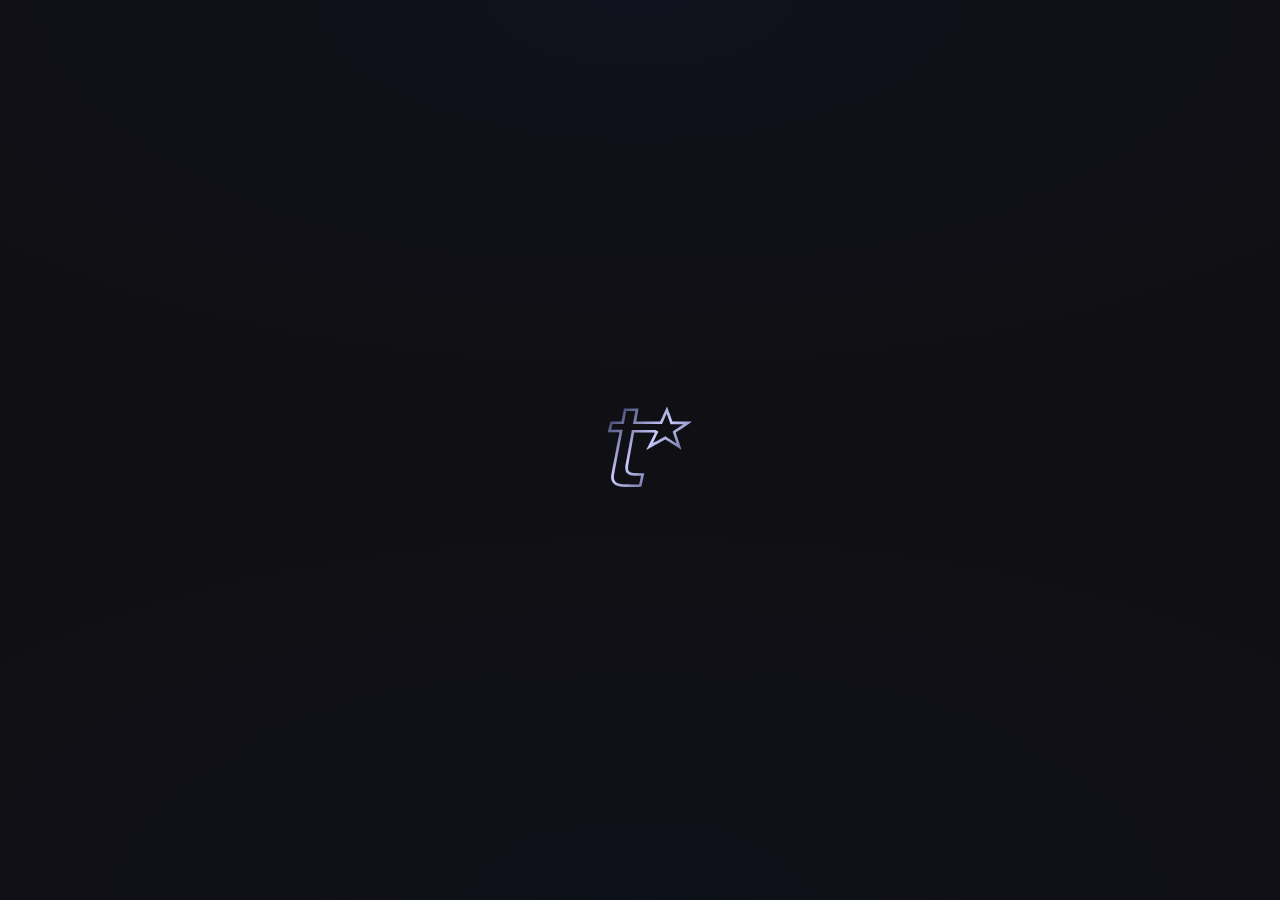
<file: index.html>
<!DOCTYPE html>
<html lang="en">
<head>
  <meta charset="UTF-8">
  <meta name="viewport" content="width=device-width, initial-scale=1.0">
  <meta name="theme-color" content="#101014">
  <meta name="description" content="A personal photography collection featuring images from a variety of games, captured from different angles, perspectives and compositions.">

  <title>TRACKSTARGALLERY</title>

  <link rel="stylesheet" href="style.css">
  <script src="script.js" defer></script>
</head>

<body>

<!-- Loading screen -->
<div id="loading-screen" aria-label="Loading website">
  <div class="loading-logo" role="img" aria-label="Trackstar Gallery"></div>
</div>

  <!-- Main homepage -->
  <main id="home">

    <!-- Home button/logo -->
    <a href="#home" id="home-logo" aria-label="Return to homepage">
     <img src="trackstar-nonhollow.svg" alt="Trackstar">
    </a>

    <!-- Cinematic random slideshow -->
    <section id="hero" aria-label="Featured game photography">
      <div id="hero-slideshow" aria-live="off"></div>
    </section>

    <!-- UTC clock and date -->
    <aside id="utc-clock" aria-label="Current Coordinated Universal Time">

      
    <!-- Title cover visibility toggle -->
    <button
      id="cover-visibility-toggle"
      type="button"
      aria-label="Show game title cover"
      aria-pressed="false"
      title="Show game title cover"
      >
      <!-- Crossed-out eye: default OFF state -->
      <svg class="eye-icon eye-icon-off" viewBox="0 0 24 24" fill="none" aria-hidden="true">
        <path d="M3 3L21 21" />
        <path d="M10.6 10.7a2 2 0 0 0 2.7 2.7" />
        <path d="M9.9 5.2A11.8 11.8 0 0 1 12 5c5.2 0 8.6 4.8 9.5 6.5a1 1 0 0 1 0 1c-.4.7-1.2 1.8-2.5 2.9" />
        <path d="M6.2 6.3C3.9 7.6 2.6 9.8 2.5 10.9a1 1 0 0 0 0 1C3.4 13.6 6.8 18.5 12 18.5c1.3 0 2.5-.3 3.5-.8" />
      </svg>

      <!-- Open eye: cover ON state -->
      <svg class="eye-icon eye-icon-on" viewBox="0 0 24 24" fill="none" aria-hidden="true">
        <path d="M2.5 12s3.4-6.5 9.5-6.5 9.5 6.5 9.5 6.5-3.4 6.5-9.5 6.5S2.5 12 2.5 12Z" />
        <circle cx="12" cy="12" r="2.7" />
      </svg>
    </button>

      <!-- Game cover: hidden by default -->
      <div id="game-cover" hidden>
        <img
          id="game-cover-image"
          src="title-covers/WolvTitle.jpg"
          alt="MARVEL'S Wolverine"
        >
      </div>

      <time id="utc-time" datetime="">00:00:00</time>
      <time id="utc-date" datetime="">LOADING DATE</time>
      <span class="utc-label">UTC</span>
    </aside>

  </main>

  <!-- Navigation button -->
  <button
    id="menu-toggle"
    type="button"
    aria-label="Open navigation menu"
    aria-expanded="false"
    aria-controls="navigation-overlay"
  >
    <span></span>
    <span></span>
    <span></span>
  </button>

  <!-- Split-screen navigation -->
  <nav
    id="navigation-overlay"
    aria-label="Main navigation"
    aria-hidden="true"
    inert
  >

  <div id="flashlight" aria-hidden="true"></div>

    <!-- Left side: bakcground -->
    <div class="navigation-image-panel" aria-hidden="true">
    <img
    class="navigation-image-logo"
    src="trackstar-nonhollow.svg"
    alt=""
    >
    </div>

    <!-- Right side: navigation content -->
    <div class="navigation-panel">

      <!-- Website identity -->
      <div class="navigation-brand">
      <div class="navigation-logo-flashlight"></div>
        <a href="#home" class="navigation-brand-logo" aria-label="Return to homepage">
          <img src="trackstar.svg" alt="Trackstar">
        </a>
        <span class="navigation-brand-divider"></span>
        <span class="navigation-brand-name">TRACKSTAR GALLERY</span>
      </div>

      <!-- Scrollable navigation links -->
      <div class="navigation-menu-scroll">
        <div class="navigation-links">
          <a href="#home" data-page="home" class="is-active">HOME</a>
          <a href="#about" data-page="about">ABOUT ME</a>
          <a href="THEARCHIVES/">THE ARCHIVES</a> <!-- Collection of images browsed manually by the user-->
          <a href="#bpmode" data-page="bpmode">BIG PICTURE MODE</a>  <!-- collection of the BEST images around 5 images per game viewed fullscreen automatically -->
          <a href="#worlds" data-page="worlds">WORLDS REMEMBERED</a>  <!-- Games that felt alive and its world just gave me the ick to capture that moment (explaining it) -->
          <a href="#unusual" data-page="unusual">UNUSUAL ENCOUNTERS</a> <!-- rare moments that i was able to capture that i will probably never take again (and explaining how i did it or how it came to be) -->
          <a href="#git" data-page="git">GET IN TOUCH</a> <!-- contacts -->
        </div>
      </div>

      <!-- Language selector placeholder -->
      <div class="navigation-footer">
        <span class="language-globe" aria-hidden="true">
          <svg viewBox="0 0 24 24" fill="none">
            <circle cx="12" cy="12" r="9"></circle>
            <path d="M3 12h18M12 3c2.5 2.5 3.5 5.5 3.5 9S14.5 18.5 12 21M12 3c-2.5 2.5-3.5 5.5-3.5 9S9.5 18.5 12 21"></path>
          </svg>
        </span>
        <span class="language-name">English</span>
        <span class="language-arrow" aria-hidden="true"></span>
      </div>

    </div>
  </nav>

</body>
</html>
</file>
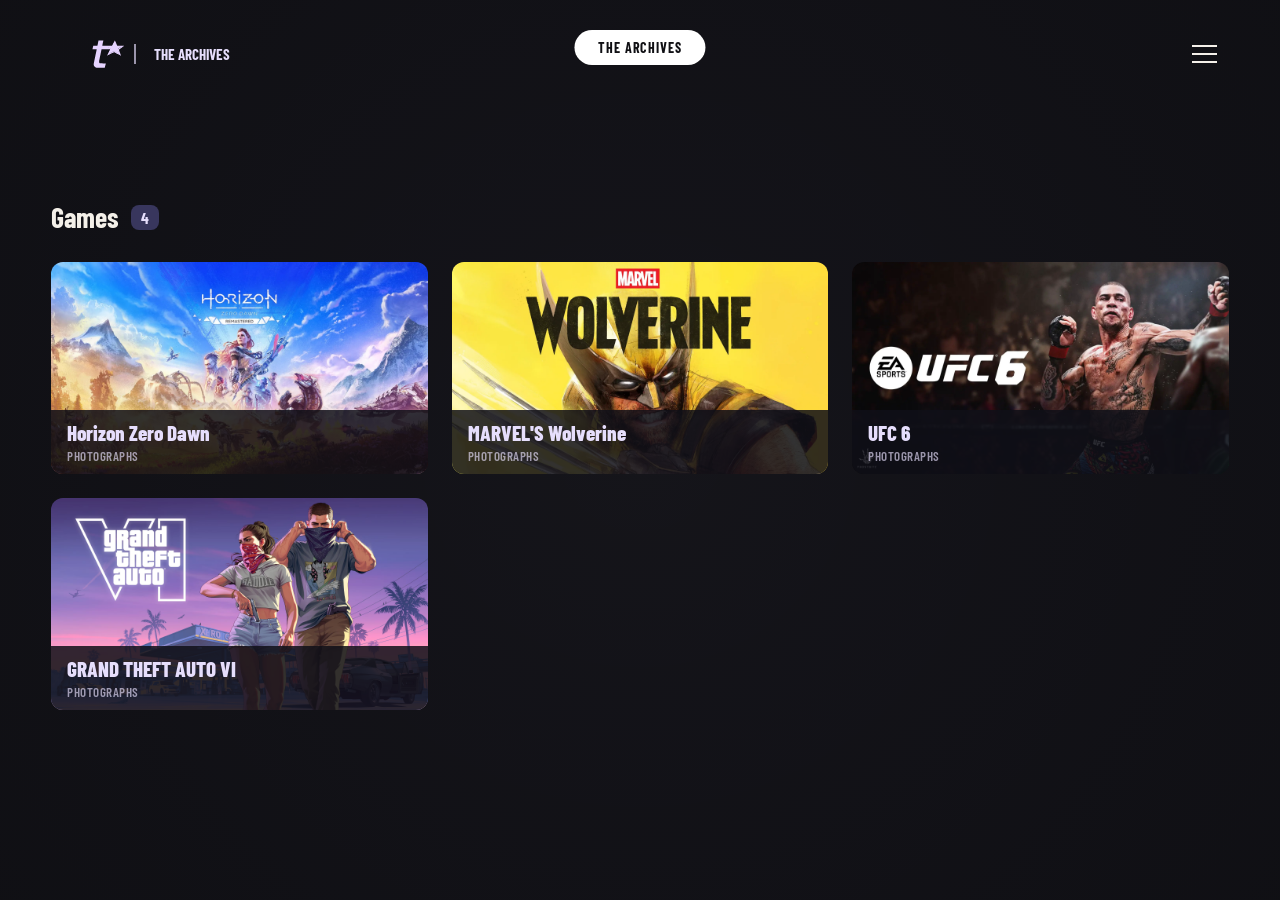
<file: THEARCHIVES/index.html>
<!DOCTYPE html>
<html lang="en">
<head>
  <meta charset="UTF-8">
  <meta name="viewport" content="width=device-width, initial-scale=1.0">
  <meta name="theme-color" content="#101014">

  <title>THE ARCHIVES | TRACKSTAR GALLERY</title>

  <link rel="stylesheet" href="style.css">
  <script src="script.js" defer></script>
</head>

<body>

  <div class="archives-mouse-light"></div>

  <!-- Archives header -->
  <header class="archives-header">

    <a href="../" class="archives-logo" aria-label="Return to homepage">
     <img src="../trackstar-nonhollow.svg" alt="Trackstar">
     <span class="archives-logo-flashlight"></span>
    </a>

    <span class="archives-divider"></span>

    <span class="archives-title">THE ARCHIVES</span>

  </header>

  <!-- Archives page selector -->
  <nav class="archives-selector">
    <span class="archives-selector-active">THE ARCHIVES</span>
  </nav>

  <!-- Game collection -->
<section class="archives-games">

  <div class="archives-section-heading">
    <h2>Games</h2>
    <span>4</span>
  </div>

  <div class="archives-game-grid">

    <a href="HorizonZeroDawn/" class="archives-game-card">
      <div class="archives-game-image">
        <img src="title-headers/HorizonHeader.jpg" alt="Horizon Zero Dawn">
      </div>
      <div class="archives-game-info">
        <h3>Horizon Zero Dawn</h3>
        <span>PHOTOGRAPHS</span>
      </div>
    </a>

    <a href="#" class="archives-game-card">
      <div class="archives-game-image">
        <img src="title-headers/WolvHeader.webp" alt="MARVEL'S Wolverine">
      </div>
      <div class="archives-game-info">
        <h3>MARVEL'S Wolverine</h3>
        <span>PHOTOGRAPHS</span>
      </div>
    </a>

    <a href="#" class="archives-game-card">
      <div class="archives-game-image">
        <img src="title-headers/ufcHeader.webp" alt="UFC 6">
      </div>
      <div class="archives-game-info">
        <h3>UFC 6</h3>
        <span>PHOTOGRAPHS</span>
      </div>
    </a>

    <a href="#" class="archives-game-card">
      <div class="archives-game-image">
        <img src="title-headers/GTAVIHeader.avif" alt="GRAND THEFT AUTO VI">
      </div>
      <div class="archives-game-info">
        <h3>GRAND THEFT AUTO VI</h3>
        <span>PHOTOGRAPHS</span>
      </div>
    </a>

  </div>

</section>

  <!-- Navigation button -->
  <button
    id="menu-toggle"
    type="button"
    aria-label="Open navigation menu"
    aria-expanded="false"
    aria-controls="navigation-overlay"
  >
    <span></span>
    <span></span>
    <span></span>
  </button>

  <!-- Split-screen navigation -->
  <nav
    id="navigation-overlay"
    aria-label="Main navigation"
    aria-hidden="true"
    inert
  >

    <div id="flashlight" aria-hidden="true"></div>

    <!-- Left side: background -->
    <div class="navigation-image-panel" aria-hidden="true">
      <img
        class="navigation-image-logo"
        src="../trackstar-nonhollow.svg"
        alt=""
      >
    </div>

    <!-- Right side: navigation content -->
    <div class="navigation-panel">

      <!-- Website identity -->
      <div class="navigation-brand">
        <div class="navigation-logo-flashlight"></div>

        <a href="../" class="navigation-brand-logo" aria-label="Return to homepage">
          <img src="../trackstar.svg" alt="Trackstar">
        </a>

        <span class="navigation-brand-divider"></span>
        <span class="navigation-brand-name">THE ARCHIVES</span>
      </div>

      <!-- Scrollable navigation links -->
      <div class="navigation-menu-scroll">
        <div class="navigation-links">
          <a href="../" data-page="home">HOME</a>
          <a href="#about" data-page="about">ABOUT ME</a>
          <a href="./" class="is-active" aria-current="page">THE ARCHIVES</a>
          <a href="#bpmode" data-page="bpmode">BIG PICTURE MODE</a>
          <a href="#worlds" data-page="worlds">WORLDS REMEMBERED</a>
          <a href="#unusual" data-page="unusual">UNUSUAL ENCOUNTERS</a>
          <a href="#git" data-page="git">GET IN TOUCH</a>
        </div>
      </div>

      <!-- Language selector -->
      <div class="navigation-footer">
        <span class="language-globe" aria-hidden="true">
          <svg viewBox="0 0 24 24" fill="none">
            <circle cx="12" cy="12" r="9"></circle>
            <path d="M3 12h18M12 3c2.5 2.5 3.5 5.5 3.5 9S14.5 18.5 12 21M12 3c-2.5 2.5-3.5 5.5-3.5 9S9.5 18.5 12 21"></path>
          </svg>
        </span>

        <span class="language-name">English</span>
        <span class="language-arrow" aria-hidden="true"></span>
      </div>

    </div>
  </nav>


</body>
</html>
</file>
<file: style.css>
/* Replace the existing Barlow Condensed import at the TOP */
@import url('https://fonts.googleapis.com/css2?family=Barlow+Condensed:wght@400;500;600;700;800&display=swap');

/* ========================================
   TRACKSTAR GALLERY — FOUNDATION
======================================== */

:root {
  color-scheme: dark;

  --color-background: #101014;
  --color-text: #f4f0e9;
  --color-muted: #aaa5b5;
  --color-accent: #c6b4ff;

  --page-padding: clamp(20px, 4vw, 64px);
  --transition-smooth: 350ms ease;
}

/* ---------- RESET ---------- */

* {
  box-sizing: border-box;
  margin: 0;
  padding: 0;
}

html {
  min-height: 100%;
  scroll-behavior: smooth;
  background: var(--color-background);
}

body {
  min-height: 100vh;
  overflow-x: hidden;
  background: var(--color-background);
  color: var(--color-text);
  -webkit-font-smoothing: antialiased;
}

button,
a {
  color: inherit;
  font: inherit;
}

a {
  text-decoration: none;
}

button {
  border: 0;
}

button:focus-visible,
a:focus-visible {
  outline: 2px solid var(--color-accent);
  outline-offset: 6px;
}

::selection {
  background: var(--color-accent);
  color: var(--color-background);
}

/* ---------- LOADING SCREEN ---------- */

/* ---------- CINEMATIC LOGO INTRO ---------- */

#loading-screen {
  position: fixed;
  inset: 0;
  z-index: 1000;

  display: flex;
  align-items: center;
  justify-content: center;

  background-color: #101014;

background-image:
  radial-gradient(
    ellipse 90% 55% at 50% 0%,
    rgba(10, 25, 65, 0.18) 0%,
    transparent 75%
  ),
  radial-gradient(
    ellipse 90% 55% at 50% 100%,
    rgba(10, 25, 65, 0.14) 0%,
    transparent 75%
  );
  overflow: hidden;

  transition:
    opacity 700ms ease,
    visibility 700ms ease;
}

/* Hollow Trackstar logo */

/* ---------- ANIMATED TRACKSTAR LOGO ---------- */

.loading-logo {
  position: relative;
  z-index: 1;

  width: clamp(100px, 15vw, 185px);
  aspect-ratio: 1 / 1;

  background: rgba(5, 18, 75, 0.65);

  -webkit-mask: url("trackstar-hollow.svg") center / contain no-repeat;
  mask: url("trackstar-hollow.svg") center / contain no-repeat;

  overflow: hidden;
}

/* Moving lavender highlight */

.loading-logo::after {
  content: "";
  position: absolute;
  inset: -100%;

  background: linear-gradient(
    135deg,
    transparent 42%,
    #CCCCFF 50%,
    transparent 58%
  );

  animation: logo-highlight 2.5s linear infinite;
}

@keyframes logo-highlight {
  from {
    transform: translate(-35%, -35%);
  }

  to {
    transform: translate(35%, 35%);
  }
}

/* JavaScript hides the intro when loading finishes */

#loading-screen.is-hidden {
  opacity: 0;
  visibility: hidden;
  pointer-events: none;
}

/* ---------- HOMEPAGE FOUNDATION ---------- */

#home {
  position: relative;
  min-height: 100svh;
  isolation: isolate;
  background-color: var(--color-background);
  background-image: none;
}

/* ---------- TOP-LEFT LOGO ---------- */

#home-logo {
  position: fixed;
  top: 10px;
  left: var(--page-padding);
  z-index: 100;

  display: inline-flex;
  align-items: center;

  min-height: 44px;
  font-size: 13px;
  font-weight: 800;
  letter-spacing: 0.16em;

  transition:
    opacity var(--transition-smooth),
    color var(--transition-smooth);
}

#home-logo:hover {
  color: var(--color-accent);
}

#home-logo img {
  display: block;
  width: 100px;
  height: auto;
  max-height: 100px;
  object-fit: contain;
  filter: brightness(0) invert(1);
}

/* ---------- TOP-RIGHT MENU CONTROL ---------- */

#menu-toggle {
  position: fixed;
  top: 30px;
  right: var(--page-padding);
  z-index: 300;

  width: 48px;
  height: 48px;

  display: flex;
  flex-direction: column;
  align-items: center;
  justify-content: center;
  gap: 6px;

  background: transparent;
  color: var(--color-text);
  cursor: pointer;

  transition:
    transform var(--transition-smooth),
    color var(--transition-smooth);
}

#menu-toggle span {
  display: block;
  width: 25px;
  height: 2px;
  background: currentColor;

  transition:
    transform var(--transition-smooth),
    width var(--transition-smooth);
}

#menu-toggle:hover {
  color: var(--color-accent);
}

#menu-toggle:hover span:nth-child(2) {
  width: 17px;
}

/* ---------- CINEMATIC HERO ---------- */

#hero {
  position: relative;
  min-height: 100svh;
  overflow: hidden;

  display: flex;
  align-items: flex-end;

  padding: 150px var(--page-padding) 10vh;
}

#hero-slideshow {
  position: absolute;
  inset: 0;
  z-index: -1;
  overflow: hidden;
}

/* Future slideshow images will fill this area. */

#hero-slideshow img {
  display: block;
  width: 100%;
  height: 100%;
  object-fit: cover;
  object-position: center;

  border-radius: 0;
}

/* Subtle cinematic shading for readable text.
   Separate from the photograph itself. */

#hero::after {
  content: "";
  position: absolute;
  inset: 0;
  z-index: 0;
  pointer-events: none;

  background: linear-gradient(
    0deg,
    rgba(12, 11, 18, 0.82) 0%,
    rgba(12, 11, 18, 0.28) 36%,
    transparent 70%
  );
}

#hero-caption {
  position: relative;
  z-index: 1;
  max-width: 900px;
}

#hero-eyebrow {
  margin-bottom: 20px;
  color: var(--color-accent);

  font-size: 11px;
  font-weight: 700;
  letter-spacing: 0.3em;
}

#hero-caption h1 {
  font-size: clamp(42px, 7.5vw, 108px);
  font-weight: 800;
  line-height: 0.94;
  letter-spacing: -0.065em;
  text-wrap: balance;
}


/* ---------- SPLIT-SCREEN NAVIGATION ---------- */

#navigation-overlay {
  position: fixed;
  inset: 0;
  z-index: 150;

  display: grid;
  grid-template-columns: 60% 40%;

  background: transparent;
  color: var(--color-text);

  opacity: 0;
  visibility: hidden;
  pointer-events: none;

  transition:
    opacity 400ms ease,
    visibility 400ms ease;
}

#navigation-overlay.is-open {
  opacity: 1;
  visibility: visible;
  pointer-events: auto;
}

/* LEFT: SEMI-TRANSPARENT BACKGROUND */

.navigation-image-panel {
  position: relative;
  min-width: 0;
  min-height: 0;

  display: flex;
  align-items: center;
  justify-content: center;

  background: rgba(16, 16, 24, 0.65);
  backdrop-filter: blur(18px);
  -webkit-backdrop-filter: blur(18px);

  border-right: 1px solid rgba(198, 180, 255, 0.22);
}

.navigation-image-logo {
  display: block;
  width: clamp(160px, 28vw, 360px);
  height: auto;
  object-fit: contain;
  filter: brightness(0) invert(1);
}

/* RIGHT: menu panel */

.navigation-panel {
  position: relative;
  display: flex;
  flex-direction: column;
  min-width: 0;
  min-height: 0;
  padding: 0 7% 28px;
  background: #11111f;
}

/* Website logo and name */

.navigation-brand {
  position: relative;
  min-height: 150px;
  display: flex;
  align-items: center;
  gap: 18px;
  flex-shrink: 0;
  padding: 30px 0;
  padding-right: 48px;
  color: #e6defc;
  font-size: 15px;
  font-weight: 700;
}

.navigation-brand-logo {
  white-space: nowrap;
  font-size: 14px;
  letter-spacing: 0.04em;
  display: flex;
  align-items: center;
  cursor: pointer;
  transition: filter 250ms ease;
}

.navigation-brand-logo:hover {
  filter: brightness(1.35);
}

.navigation-brand-logo img {
  display: block;
  width: 65px;
  height: 65px;
  object-fit: contain;
  transform: translateX(5px);
  filter: brightness(0) saturate(100%) invert(82%) sepia(13%) saturate(1044%) hue-rotate(211deg) brightness(103%) contrast(101%);
  position: relative;
}

.navigation-brand-divider {
  width: 2px;
  height: 20px;
  flex-shrink: 0;
  background: rgba(230, 222, 252, 0.65);
}

.navigation-brand-name {
  min-width: 0;
}

.navigation-logo-flashlight {
  position: absolute;
  top: 50%;
  left: 37px;
  width: 240px;
  height: 240px;
  transform: translate(-50%, -50%);
  pointer-events: none;

  background: radial-gradient(
  ellipse 65px 65px at center,
  rgba(220, 210, 255, 0.18) 0%,
  rgba(190, 175, 255, 0.09) 35%,
  rgba(155, 140, 225, 0.03) 65%,
  transparent 100%
  );

  opacity: 0;
  transition: opacity 350ms ease;
}

/* Independently scrollable menu */
.navigation-menu-scroll {
  flex: 0 1 70%;
  height: 70%;
  min-height: 0;
  overflow-x: hidden;
  overflow-y: auto;
  overscroll-behavior: contain;

  /* Fade entries near the top and bottom edges */
  -webkit-mask-image: linear-gradient(
    to bottom,
    transparent 0%,
    #000 12%,
    #000 88%,
    transparent 100%
  );
  mask-image: linear-gradient(
    to bottom,
    transparent 0%,
    #000 12%,
    #000 88%,
    transparent 100%
  );

  scrollbar-width: none;
}

.navigation-menu-scroll::-webkit-scrollbar {
  display: none;
}

.navigation-links {
  display: flex;
  flex-direction: column;
  align-items: stretch;
  gap: 0px;
  padding: 20px 0 36px;
}



.navigation-links a {
  display: block;
  max-width: 100%;
  padding: 2px 0;
  color: #8170aa;
  font-family: "Barlow Condensed", sans-serif;
  font-size: clamp(44px, 4.5vw, 68px);
  font-weight: 800;
  line-height: 1.2;
  letter-spacing: -0.035em;
  overflow-wrap: anywhere;
  transition: color 250ms ease, transform 250ms ease;
}

/* HOME: always its own bright purple */
.navigation-links a[data-page="home"] {
  color: #c084ff;
}

/* Selected links, excluding HOME */
.navigation-links a.is-active:not([data-page="home"]) {
  color: #b9a0ff;
}


/* Every link moves right on hover */
.navigation-links a:hover {
  transform: translateX(6px);
}

/* Other links brighten on hover; HOME keeps its own color */
.navigation-links a:hover:not([data-page="home"]) {
  color: #e2d5ff;
}



/* Language selector placeholder */

.navigation-footer {
  display: flex;
  align-items: center;
  align-self: flex-start;
  flex-shrink: 0;
  gap: 12px;
  padding-top: 75px;
  color: var(--color-text);
  font-size: 15px;
  font-weight: 600;
  letter-spacing: 0.12em;
}

.language-globe {
  display: inline-flex;
  width: 20px;
  height: 20px;
  align-items: center;
  justify-content: center;
  font-size: 27px;
  line-height: 1;
}

.language-globe svg {
  display: block;
  width: 19px;
  height: 19px;
  stroke: currentColor;
  stroke-width: 1.8;
  stroke-linecap: round;
  stroke-linejoin: round;
}

.language-name {
  font-size: 15px;
}

.language-arrow {
  position: relative;
  display: inline-block;
  width: 12px;
  height: 10px;
  margin-left: 2px;
  font-size: 23px;
  line-height: 1;
  transform: translateY(3px);
}

.language-arrow::before,
.language-arrow::after {
  content: "";
  position: absolute;
  top: 3px;
  width: 7px;
  height: 2px;
  border-radius: 2px;
  background: currentColor;
}

.language-arrow::before {
  left: 0;
  transform: rotate(-45deg);
}

.language-arrow::after {
  right: 0;
  transform: rotate(45deg);
}




/* ---------- MENU BUTTON AND X ANIMATION ---------- */

body.menu-open #menu-toggle {
  top: 28px;
  right: var(--page-padding);
  width: 52px;
  height: 52px;
  padding: 0;
  gap: 0;
  border-radius: 50%;
  background: #292943;
  color: #c9b8ff;
}

body.menu-open #menu-toggle:hover {
  background: #383653;
  color: #f4f0ff;
}

/* Both strokes share the exact center of the circular button */
body.menu-open #menu-toggle span {
  position: absolute;
  top: 50%;
  left: 50%;
  display: block;
  width: 19px;
  height: 2.5px;
  margin: 0;
  border-radius: 2px;
  background: currentColor;
  transform-origin: center;
  transition:
    transform 350ms ease,
    opacity 200ms ease;
}

body.menu-open #menu-toggle span:nth-child(1) {
  opacity: 1;
  transform: translate(-50%, -50%) rotate(45deg);
}

body.menu-open #menu-toggle span:nth-child(2) {
  opacity: 0;
  transform: translate(-50%, -50%) scaleX(0);
}

body.menu-open #menu-toggle span:nth-child(3) {
  opacity: 1;
  transform: translate(-50%, -50%) rotate(-45deg);
}



/* ---------- RESPONSIVE LAYOUT ---------- */

@media (max-width: 600px) {
  #home-logo,
  #menu-toggle {
    top: 18px;
  }

  #hero {
    padding-bottom: 9vh;
  }

  #hero-eyebrow {
    font-size: 9px;
    letter-spacing: 0.2em;
  }

  #navigation-overlay {
    padding-top: 90px;
  }

  .navigation-links {
    gap: 14px;
  }
}

/* ---------- REDUCED MOTION ---------- */

@media (prefers-reduced-motion: reduce) {
  *,
  *::before,
  *::after {
    scroll-behavior: auto !important;
    animation-duration: 0.01ms !important;
    animation-iteration-count: 1 !important;
    transition-duration: 0.01ms !important;
  }
}

/* Prevent background scrolling while navigation is open */

body.menu-open {
  overflow: hidden;
}

/* Hide the logo only while the navigation is open */

body.menu-open #home-logo {
  opacity: 0;
  visibility: hidden;
  pointer-events: none;
}

/* Flashlight becomes brighter around interactive elements */

#home:has(a:hover),
#home:has(button:hover) {
  --light-strength: 0.25;
}

/* The navigation screen stays independent of the flashlight */
/* Large, soft flashlight with an expanding hover glow */

#flashlight {
  position: absolute;
  inset: 0;
  z-index: 0;
  pointer-events: none;
  background: radial-gradient(
    circle var(--light-radius, 85vmax)
      at var(--light-x, 50%) var(--light-y, 50%),
    rgba(220, 210, 255, var(--light-core, 0.28)) 0%,
    rgba(190, 175, 255, var(--light-inner, 0.20)) 25%,
    rgba(155, 140, 225, var(--light-middle, 0.11)) 55%,
    rgba(120, 105, 190, var(--light-outer, 0.04)) 78%,
    transparent 100%
  );
  opacity: var(--light-opacity, 0.10);
  transition: opacity 900ms ease;
}

@media (pointer: coarse) {
  #flashlight {
    display: none;
  }
}

/* ---------- NAVIGATION ON SMALL SCREENS ---------- */

@media (max-width: 700px) {
  #navigation-overlay {
    grid-template-columns: 34% 66%;
  }

  .navigation-panel {
    padding: 0 18px 22px;
  }

  .navigation-brand {
    min-height: 125px;
    gap: 9px;
    padding-right: 42px;
    font-size: 12px;
  }

  .navigation-brand-logo {
    font-size: 10px;
    white-space: normal;
    overflow-wrap: anywhere;
  }

  .navigation-links a {
    font-size: clamp(21px, 5vw, 32px);
  }

  body.menu-open #menu-toggle {
    top: 16px;
    right: 16px;
    width: 44px;
    height: 44px;
  }

  .navigation-footer {
    gap: 7px;
    font-size: 12px;
  }
}
/* ===== TRACKSTAR HOMEPAGE ===== */

html,
body,
button,
input,
select,
textarea {
    font-family: "Barlow Condensed", sans-serif;
}

/* Full-screen cinematic hero */
#hero {
    position: relative;
    width: 100%;
    height: 100vh;
    height: 100dvh;
    overflow: hidden;
    display: block;
    padding: 0;
    isolation: isolate;
    background: #080808;
}

/* Slideshow layer */
#hero-slideshow {
    position: absolute;
    inset: 0;
    z-index: 0;
    overflow: hidden;
    background: #080808;
}

/* Each screenshot fills the screen */
#hero-slideshow img {
    position: absolute;
    inset: 0;
    width: 100%;
    height: 100%;
    object-fit: cover;
    object-position: center;
    opacity: 0;
    transition: opacity 1.4s ease-in-out;
    display: block;
}

/* JavaScript adds this class to fade images in */
#hero-slideshow img.is-current {
    opacity: 1;
}

/* Subtle darkening for readable navigation */
#hero::after {
    content: "";
    position: absolute;
    inset: 0;
    z-index: 1;
    pointer-events: none;
    background: linear-gradient(
        to bottom,
        rgba(0, 0, 0, 0.28) 0%,
        transparent 25%,
        transparent 65%,
        rgba(0, 0, 0, 0.35) 100%
    );
}

/* Keep homepage content above the screenshots */
#hero > :not(#hero-slideshow) {
    position: relative;
    z-index: 2;
}

/* Live UTC clock in the bottom-left corner */
#utc-clock {
    position: fixed;
    left: 28px;
    bottom: 24px;
    z-index: 20;
    display: flex;
    flex-direction: column;
    align-items: flex-start;
    gap: 3px;
    color: #fff;
    pointer-events: auto;
    text-shadow: 0 1px 8px rgba(0, 0, 0, 0.8);
}

#utc-time {
    font-size: 25px;
    line-height: 1;
    font-weight: 600;
    letter-spacing: 1.5px;
    order: 2;
}

#utc-date {
    font-size: 13px;
    line-height: 1.3;
    font-weight: 500;
    letter-spacing: 1px;
    text-transform: uppercase;
}

#utc-clock .utc-label {
    font-size: 10px;
    line-height: 1.2;
    font-weight: 500;
    letter-spacing: 2px;
    opacity: 0.75;
    text-transform: uppercase;
}

/* Small-screen adjustments */
@media (max-width: 600px) {
    #utc-clock {
        left: 16px;
        bottom: 18px;
    }

    #utc-time {
        font-size: 22px;
    }

    #utc-date {
        font-size: 12px;
    }
}

@media (prefers-reduced-motion: reduce) {
    #hero-slideshow img {
        transition-duration: 0.01ms;
    }
}

/* Game cover above the UTC clock */
#game-cover {
  width: 83px;
  aspect-ratio: 3 / 4;
  margin-bottom: 10px;
  overflow: hidden;
  cursor: default;
  border-radius: 8px;
  order: 1;
  flex-shrink: 0;
}

#game-cover-image {
  display: block;
  width: 100%;
  height: 100%;
  object-fit: cover;
}


/* ---------- GAME TITLE COVER TOGGLE ---------- */

#cover-visibility-toggle {
  order: 0;
  display: inline-flex;
  align-items: center;
  justify-content: center;
  width: 24px;
  height: 24px;
  margin-bottom: 6px;
  padding: 0;
  color: rgba(255, 255, 255, 0.72);
  background: transparent;
  border: 0;
  cursor: pointer;
  text-shadow: none;
  transition: opacity 250ms ease, color 250ms ease;
}

#cover-visibility-toggle:hover {
  color: #fff;
}

#cover-visibility-toggle .eye-icon {
  display: block;
  width: 20px;
  height: 20px;
  stroke: currentColor;
  stroke-width: 1.7;
  stroke-linecap: round;
  stroke-linejoin: round;
  fill: none;
}

.eye-icon-on {
  display: none !important;
}

#cover-visibility-toggle[aria-pressed="true"] .eye-icon-off {
  display: none !important;
}

#cover-visibility-toggle[aria-pressed="true"] .eye-icon-on {
  display: block !important;
}

/* Keep the icon subtle while the cover is revealed */
#cover-visibility-toggle[aria-pressed="true"] {
  opacity: 0.28;
}

#cover-visibility-toggle[aria-pressed="true"]:hover,
#cover-visibility-toggle[aria-pressed="true"]:focus-visible {
  opacity: 0.9;
}

/* The cover stays completely hidden until enabled */
#game-cover[hidden] {
  display: none !important;
}

#utc-date {
  order: 3;
}

#utc-clock .utc-label {
  order: 4;
}
</file>
<file: THEARCHIVES/style.css>
/* Replace the existing Barlow Condensed import at the TOP */
@import url('https://fonts.googleapis.com/css2?family=Barlow+Condensed:wght@400;500;600;700;800&display=swap');

/* ---------- ARCHIVES FOUNDATION ---------- */

:root {
  color-scheme: dark;
  --color-background: #101014;
  --color-text: #f4f0e9;
  --color-muted: #aaa5b5;
  --color-accent: #c6b4ff;
  --page-padding: clamp(20px, 4vw, 64px);
  --transition-smooth: 350ms ease;
}

/* ---------- RESET ---------- */

* {
  box-sizing: border-box;
  margin: 0;
  padding: 0;
}

html,
body {
  margin: 0;
  min-height: 100%;
  background: var(--color-background);
  color: var(--color-text);
  font-family: "Barlow Condensed", sans-serif;
}

::selection {
  background: var(--color-accent);
  color: var(--color-background);
}

/* ---------- ARCHIVES HEADER ---------- */

.archives-header {
  display: flex;
  align-items: center;
  gap: 18px;
  padding: 0px var(--page-padding);
  min-height: 150px;
  position: relative;
  z-index: 1;
  transform: translateY(-21px);
}

.archives-logo img {
  transform: translateX(25px);
  display: block;
  width: 65px;
  height: 65px;
  object-fit: contain;
  filter: brightness(0) saturate(100%) invert(82%) sepia(13%) saturate(1044%) hue-rotate(211deg) brightness(103%) contrast(101%);
}

.archives-logo:hover img {
  filter: brightness(0) saturate(100%) invert(82%) sepia(13%) saturate(1044%) hue-rotate(211deg) brightness(135%) contrast(101%);
  transition: filter 250ms ease;
}

.archives-logo {
  position: relative;
  display: inline-flex;
  align-items: center;
  justify-content: center;
  width: 65px;
  height: 65px;
  flex-shrink: 0;
}

.archives-logo-flashlight {
  position: absolute;
  top: 50%;
  left: calc(50% + 25px);
  width: 240px;
  height: 240px;
  transform: translate(-50%, -50%);
  pointer-events: none;

  background: radial-gradient(
    ellipse 65px 65px at center,
    rgba(220, 210, 255, 0.18) 0%,
    rgba(190, 175, 255, 0.09) 35%,
    rgba(155, 140, 225, 0.03) 65%,
    transparent 100%
  );

  opacity: 0;
  transition: opacity 350ms ease;
}

.archives-divider {
  width: 2px;
  height: 20px;
  flex-shrink: 0;
  background: rgba(230, 222, 252, 0.65);
}

.archives-title {
  color: #e6defc;
  font-family: "Barlow Condensed", sans-serif;
  font-size: 15px;
  font-weight: 700;
}



/* ---------- ARCHIVES SELECTOR ---------- */

.archives-selector {
  position: absolute;
  top: 30px;
  left: 50%;
  transform: translateX(-50%);
  display: flex;
  align-items: center;
  justify-content: center;
  padding: 0;
  z-index: 10;
}

.archives-selector-active {
  display: inline-flex;
  align-items: center;
  justify-content: center;
  padding: 9px 24px;
  background: #fff;
  color: #101014;
  border-radius: 30px;
  font-size: 14px;
  font-weight: 700;
  letter-spacing: 0.06em;
}

/* ---------- GAMES SECTION ---------- */

.archives-games {
  padding: 50px var(--page-padding) 0;
  position: relative;
  z-index: 1;
}

.archives-section-heading {
  display: flex;
  align-items: center;
  gap: 12px;
  margin-bottom: 28px;
}

.archives-section-heading h2 {
  margin: 0;
  color: var(--color-text);
  font-size: 28px;
  font-weight: 700;
  letter-spacing: 0;
}

.archives-section-heading span {
  display: inline-flex;
  align-items: center;
  justify-content: center;
  padding: 3px 10px;

  color: #e6defc;
  background: #38365d;
  border: none;
  border-radius: 8px;

  font-family: "Barlow Condensed", sans-serif;
  font-size: 16px;
  font-weight: 700;
  letter-spacing: 0;
}

/* ---------- GAME CARDS ---------- */

.archives-game-card {
  position: relative;
  display: block;
  width: 100%;
  min-width: 0;
  aspect-ratio: 16 / 9;
  overflow: hidden;
  border-radius: 12px;
  color: inherit;
  text-decoration: none;
  background: #1b1a22;
}

.archives-game-card:hover .archives-game-image img {
  filter: brightness(1.08);
}

.archives-game-card:hover .archives-game-info::before {
  opacity: 0.08;
}

.archives-game-image {
  position: absolute;
  inset: 0;
  overflow: hidden;
  background: #1b1a22;
}

.archives-game-image img {
  display: block;
  width: 100%;
  height: 100%;
  object-fit: cover;
  transition: filter 250ms ease;
}

.archives-game-info {
  position: absolute;
  bottom: 0;
  left: 0;
  width: 100%;
  min-height: 20%;
  box-sizing: border-box;
  display: flex;
  flex-direction: column;
  justify-content: center;
  gap: 3px;
  padding: 10px 16px;
  background: rgba(16, 16, 24, 0.85);
  color: #e6defc;
  isolation: isolate;
}

.archives-game-info::before {
  content: "";
  position: absolute;
  inset: 0;
  background: white;
  opacity: 0;
  transition: opacity 250ms ease;
  z-index: -1;
  pointer-events: none;
}


.archives-game-info h3 {
  margin: 0;
  font-family: "Barlow Condensed", sans-serif;
  font-size: 21px;
  font-weight: 800;
  letter-spacing: 0;
}

.archives-game-info span {
  color: rgba(230, 222, 252, 0.65);
  font-family: "Barlow Condensed", sans-serif;
  font-size: 13px;
  font-weight: 600;
  letter-spacing: 0.04em;
}

.archives-game-grid {
  display: grid;
  grid-template-columns: repeat(3, minmax(0, 1fr));
  gap: 24px;
  width: 100%;
}

/* ---------- ARCHIVES MOUSE LIGHT ---------- */

.archives-mouse-light {
  position: fixed;
  inset: 0;
  z-index: 0;
  pointer-events: none;

  background: radial-gradient(
    circle var(--light-radius, 85vmax)
      at var(--light-x, 50%) var(--light-y, 50%),
    rgba(220, 210, 255, var(--light-core, 0.28)) 0%,
    rgba(190, 175, 255, var(--light-inner, 0.20)) 25%,
    rgba(155, 140, 225, var(--light-middle, 0.11)) 55%,
    rgba(120, 105, 190, var(--light-outer, 0.04)) 78%,
    transparent 100%
  );

  opacity: var(--light-opacity, 0.10);
  transition: opacity 900ms ease;
}

@media (pointer: coarse) {
  .archives-mouse-light {
    display: none;
  }
}


/* ========================================
   ARCHIVES — SPLIT-SCREEN NAVIGATION
======================================== */

/* ---------- MENU BUTTON ---------- */

#menu-toggle {
  position: fixed;
  top: 30px;
  right: var(--page-padding);
  z-index: 300;
  width: 48px;
  height: 48px;
  display: flex;
  flex-direction: column;
  align-items: center;
  justify-content: center;
  gap: 6px;
  padding: 0;
  border: none;
  background: transparent;
  color: var(--color-text);
  cursor: pointer;
  transition: transform var(--transition-smooth), color var(--transition-smooth);
}

#menu-toggle span {
  display: block;
  width: 25px;
  height: 2px;
  background: currentColor;
  transition: transform var(--transition-smooth), width var(--transition-smooth);
}

#menu-toggle:hover {
  color: var(--color-accent);
}

#menu-toggle:hover span:nth-child(2) {
  width: 17px;
}

/* ---------- SPLIT-SCREEN OVERLAY ---------- */

#navigation-overlay {
  position: fixed;
  inset: 0;
  z-index: 150;
  display: grid;
  grid-template-columns: 60% 40%;
  background: transparent;
  color: var(--color-text);
  opacity: 0;
  visibility: hidden;
  pointer-events: none;
  transition: opacity 400ms ease, visibility 400ms ease;
}

#navigation-overlay.is-open {
  opacity: 1;
  visibility: visible;
  pointer-events: auto;
}

.navigation-image-panel {
  position: relative;
  min-width: 0;
  min-height: 0;
  display: flex;
  align-items: center;
  justify-content: center;
  background: rgba(16, 16, 24, 0.65);
  backdrop-filter: blur(18px);
  -webkit-backdrop-filter: blur(18px);
  border-right: 1px solid rgba(198, 180, 255, 0.22);
}

.navigation-image-logo {
  display: block;
  width: clamp(160px, 28vw, 360px);
  height: auto;
  object-fit: contain;
  filter: brightness(0) invert(1);
}

.navigation-panel {
  position: relative;
  display: flex;
  flex-direction: column;
  min-width: 0;
  min-height: 0;
  padding: 0 7% 28px;
  background: #11111f;
}

/* ---------- NAVIGATION BRAND ---------- */

.navigation-brand {
  position: relative;
  min-height: 150px;
  display: flex;
  align-items: center;
  gap: 18px;
  flex-shrink: 0;
  padding: 30px 0;
  padding-right: 48px;
  color: #e6defc;
  font-size: 15px;
  font-weight: 700;
}

.navigation-brand-logo {
  position: relative;
  white-space: nowrap;
  font-size: 14px;
  letter-spacing: 0.04em;
  display: flex;
  align-items: center;
  cursor: pointer;
  transition: filter 250ms ease;
}

.navigation-brand-logo:hover {
  filter: brightness(1.35);
}

.navigation-brand-logo img {
  display: block;
  width: 65px;
  height: 65px;
  object-fit: contain;
  transform: translateX(5px);
  filter: brightness(0) saturate(100%) invert(82%) sepia(13%) saturate(1044%) hue-rotate(211deg) brightness(103%) contrast(101%);
}

.navigation-brand-divider {
  width: 2px;
  height: 20px;
  flex-shrink: 0;
  background: rgba(230, 222, 252, 0.65);
}

.navigation-brand-name {
  min-width: 0;
}

.navigation-logo-flashlight {
  position: absolute;
  top: 50%;
  left: 37px;
  width: 240px;
  height: 240px;
  transform: translate(-50%, -50%);
  pointer-events: none;
  background: radial-gradient(
    ellipse 65px 65px at center,
    rgba(220, 210, 255, 0.18) 0%,
    rgba(190, 175, 255, 0.09) 35%,
    rgba(155, 140, 225, 0.03) 65%,
    transparent 100%
  );
  opacity: 0;
  transition: opacity 350ms ease;
}

/* ---------- SCROLLABLE NAVIGATION LINKS ---------- */

.navigation-menu-scroll {
  flex: 0 1 70%;
  height: 70%;
  min-height: 0;
  overflow-x: hidden;
  overflow-y: auto;
  overscroll-behavior: contain;
  -webkit-mask-image: linear-gradient(to bottom, transparent 0%, #000 12%, #000 88%, transparent 100%);
  mask-image: linear-gradient(to bottom, transparent 0%, #000 12%, #000 88%, transparent 100%);
  scrollbar-width: none;
}

.navigation-menu-scroll::-webkit-scrollbar {
  display: none;
}

.navigation-links {
  display: flex;
  flex-direction: column;
  align-items: stretch;
  gap: 0;
  padding: 20px 0 36px;
}

.navigation-links a {
  display: block;
  max-width: 100%;
  padding: 2px 0;
  color: #8170aa;
  font-family: "Barlow Condensed", sans-serif;
  font-size: clamp(44px, 4.5vw, 68px);
  font-weight: 800;
  line-height: 1.2;
  letter-spacing: -0.035em;
  overflow-wrap: anywhere;
  text-decoration: none;
  transition: color 250ms ease, transform 250ms ease;
}

.navigation-links a[data-page="home"] {
  color: #c084ff;
}

.navigation-links a.is-active:not([data-page="home"]) {
  color: #b9a0ff;
}

.navigation-links a:hover {
  transform: translateX(6px);
}

.navigation-links a:hover:not([data-page="home"]) {
  color: #e2d5ff;
}

/* ---------- LANGUAGE FOOTER ---------- */


.navigation-footer {
  display: flex;
  align-items: center;
  align-self: flex-start;
  flex-shrink: 0;
  gap: 12px;

  padding-top: 75px;
  color: var(--color-text);
  font-size: 15px;
  font-weight: 600;
  letter-spacing: 0.12em;
}

.language-globe {
  display: inline-flex;
  width: 20px;
  height: 20px;
  align-items: center;
  justify-content: center;
  font-size: 27px;
  line-height: 1;
}

.language-globe svg {
  display: block;
  width: 19px;
  height: 19px;
  stroke: currentColor;
  stroke-width: 1.8;
  stroke-linecap: round;
  stroke-linejoin: round;
}

.language-name {
  font-size: 15px;
}

.language-arrow {
  position: relative;
  display: inline-block;
  width: 12px;
  height: 10px;
  margin-left: 2px;
  font-size: 23px;
  line-height: 1;
  transform: translateY(3px);
}

.language-arrow::before,
.language-arrow::after {
  content: "";
  position: absolute;
  top: 3px;
  width: 7px;
  height: 2px;
  border-radius: 2px;
  background: currentColor;
}

.language-arrow::before {
  left: 0;
  transform: rotate(-45deg);
}

.language-arrow::after {
  right: 0;
  transform: rotate(45deg);
}


/* ---------- MENU BUTTON TO X ---------- */

body.menu-open {
  overflow: hidden;
}

body.menu-open #menu-toggle {
  top: 28px;
  right: var(--page-padding);
  width: 52px;
  height: 52px;
  padding: 0;
  gap: 0;
  border-radius: 50%;
  background: #292943;
  color: #c9b8ff;
}

body.menu-open #menu-toggle:hover {
  background: #383653;
  color: #f4f0ff;
}

body.menu-open #menu-toggle span {
  position: absolute;
  top: 50%;
  left: 50%;
  display: block;
  width: 19px;
  height: 2.5px;
  margin: 0;
  border-radius: 2px;
  background: currentColor;
  transform-origin: center;
  transition: transform 350ms ease, opacity 200ms ease;
}

body.menu-open #menu-toggle span:nth-child(1) {
  opacity: 1;
  transform: translate(-50%, -50%) rotate(45deg);
}

body.menu-open #menu-toggle span:nth-child(2) {
  opacity: 0;
  transform: translate(-50%, -50%) scaleX(0);
}

body.menu-open #menu-toggle span:nth-child(3) {
  opacity: 1;
  transform: translate(-50%, -50%) rotate(-45deg);
}

/* ---------- RESPONSIVE NAVIGATION ---------- */

@media (max-width: 700px) {
  #navigation-overlay {
    grid-template-columns: 34% 66%;
  }

  .navigation-panel {
    padding: 0 18px 22px;
  }

  .navigation-brand {
    min-height: 125px;
    gap: 9px;
    padding-right: 42px;
    font-size: 12px;
  }

  .navigation-brand-logo {
    font-size: 10px;
    white-space: normal;
    overflow-wrap: anywhere;
  }

  .navigation-links a {
    font-size: clamp(21px, 5vw, 32px);
  }

  body.menu-open #menu-toggle {
    top: 16px;
    right: 16px;
    width: 44px;
    height: 44px;
  }

  .navigation-footer {
    gap: 7px;
    font-size: 12px;
  }
}

@media (max-width: 600px) {
  #navigation-overlay {
    padding-top: 90px;
  }

  .navigation-links {
    gap: 14px;
  }
}

@media (prefers-reduced-motion: reduce) {
  #navigation-overlay,
  #navigation-overlay *,
  #menu-toggle,
  #menu-toggle span {
    transition-duration: 0.01ms !important;
  }
}

/* ---------- HIDE HOMEPAGE LOGO RULES ---------- */

body.menu-open .archives-logo {
  opacity: 0;
  visibility: hidden;
  pointer-events: none;
}

/* ---------- NAVIGATION FLASHLIGHT POSITION ---------- */

#navigation-overlay #flashlight {
  position: absolute;
  inset: 0;
  z-index: 0;
  pointer-events: none;
}

#navigation-overlay .navigation-image-panel,
#navigation-overlay .navigation-panel {
  position: relative;
  z-index: 1;
}
</file>
